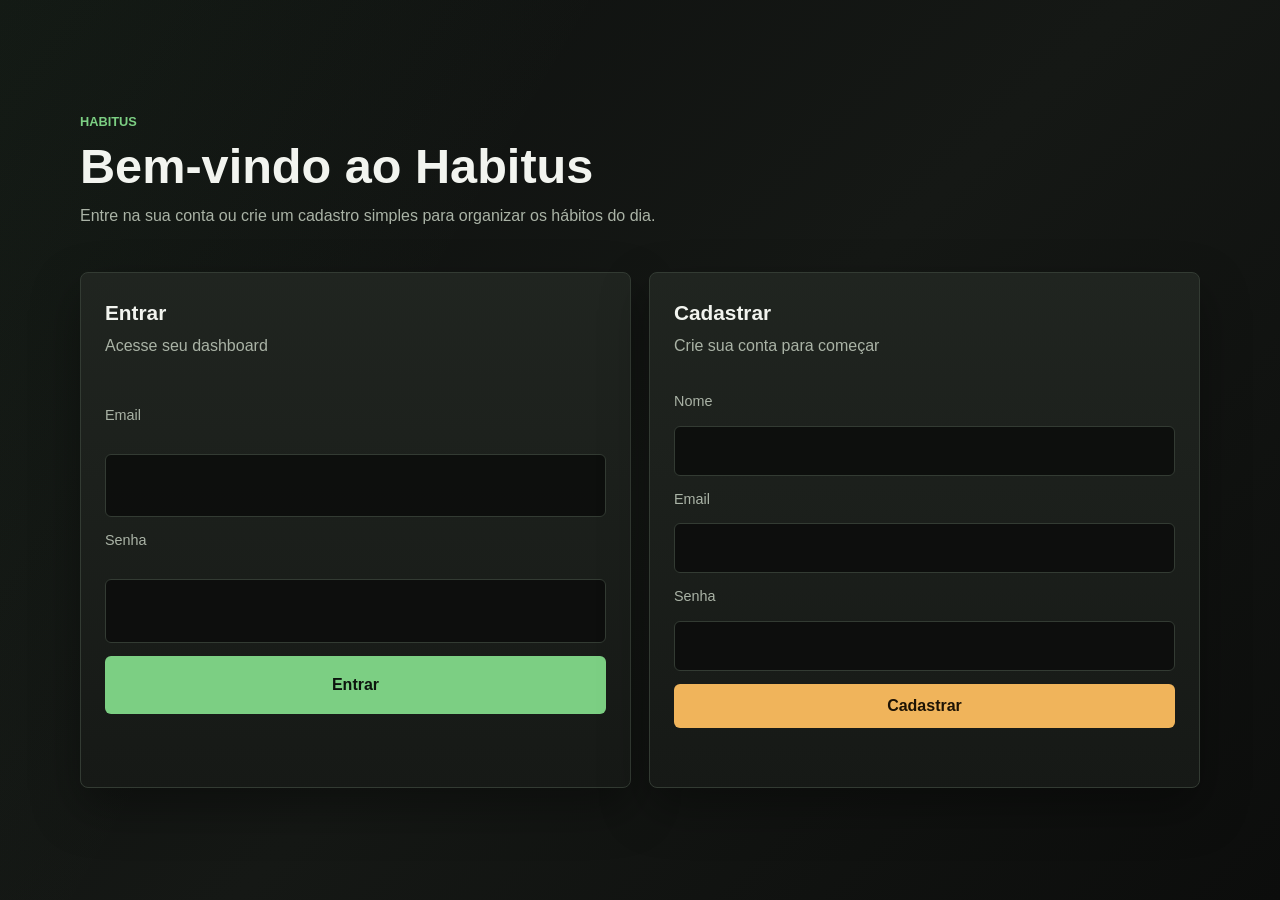
<file: Habitus.Frontend/index.html>
<!DOCTYPE html>
<html lang="pt-BR">
<head>
    <meta charset="UTF-8">
    <meta name="viewport" content="width=device-width, initial-scale=1.0">
    <title>Habitus - Login</title>
    <link rel="stylesheet" href="css/style.css">
</head>
<body class="auth-page">
    <main class="auth-shell">
        <section class="brand-panel">
            <p class="eyebrow">Habitus</p>
            <h1>Bem-vindo ao Habitus</h1>
            <p class="muted">
                Entre na sua conta ou crie um cadastro simples para organizar os hábitos do dia.
            </p>
        </section>

        <section class="auth-grid" aria-label="Acesso ao sistema">
            <form id="loginForm" class="panel form-panel">
                <div class="section-heading">
                    <h2>Entrar</h2>
                    <p>Acesse seu dashboard</p>
                </div>

                <label for="loginEmail">Email</label>
                <input id="loginEmail" name="email" type="email" autocomplete="email" required>

                <label for="loginSenha">Senha</label>
                <input id="loginSenha" name="senha" type="password" autocomplete="current-password" required>

                <button type="submit">Entrar</button>
                <p id="loginMessage" class="message" role="status"></p>
            </form>

            <form id="registerForm" class="panel form-panel">
                <div class="section-heading">
                    <h2>Cadastrar</h2>
                    <p>Crie sua conta para começar</p>
                </div>

                <label for="registerNome">Nome</label>
                <input id="registerNome" name="nome" type="text" autocomplete="name" required>

                <label for="registerEmail">Email</label>
                <input id="registerEmail" name="email" type="email" autocomplete="email" required>

                <label for="registerSenha">Senha</label>
                <input id="registerSenha" name="senha" type="password" autocomplete="new-password" required>

                <button type="submit" class="secondary-button">Cadastrar</button>
                <p id="registerMessage" class="message" role="status"></p>
            </form>
        </section>
    </main>

    <script src="js/api.js"></script>
    <script src="js/login.js"></script>
</body>
</html>
</file>
<file: Habitus.Frontend/css/style.css>
:root {
    color-scheme: dark;
    --bg: #0e100f;
    --surface: #181b19;
    --surface-strong: #20251f;
    --border: #333b33;
    --text: #f2f4ef;
    --muted: #aab3a6;
    --accent: #7ccf83;
    --accent-strong: #5bbf65;
    --info: #8eb8ff;
    --warning: #f0b45b;
    --danger: #ef6a5f;
    --shadow: rgba(0, 0, 0, 0.35);
}

* {
    box-sizing: border-box;
}

body {
    min-height: 100vh;
    margin: 0;
    background:
        linear-gradient(120deg, rgba(124, 207, 131, 0.06), transparent 34%),
        linear-gradient(135deg, #0d0f0e 0%, #151815 52%, #0c0d0c 100%);
    color: var(--text);
    font-family: Arial, Helvetica, sans-serif;
    line-height: 1.5;
}

.auth-page {
    display: grid;
    place-items: center;
    padding: 32px 18px;
}

.auth-shell,
.dashboard-shell,
.topbar {
    width: min(1120px, 100%);
    margin: 0 auto;
}

.auth-shell {
    display: grid;
    gap: 28px;
}

.brand-panel {
    max-width: 720px;
}

.eyebrow {
    margin: 0 0 10px;
    color: var(--accent);
    font-size: 0.8rem;
    font-weight: 700;
    letter-spacing: 0;
    text-transform: uppercase;
}

h1,
h2,
p {
    margin-top: 0;
}

h1 {
    margin-bottom: 12px;
    font-size: clamp(2rem, 3.8vw, 4rem);
    line-height: 1.04;
}

h2 {
    margin-bottom: 6px;
    font-size: 1.3rem;
}

.dashboard-hero h1 {
    margin-bottom: 8px;
    font-size: clamp(2rem, 4vw, 3.4rem);
}

.dashboard-subtitle {
    max-width: 560px;
    margin-bottom: 0;
    color: #c9d0c4;
    font-size: 1.02rem;
}

.muted,
.section-heading p,
.metric-card > span,
.habit-meta {
    color: var(--muted);
}

.auth-grid,
.content-grid,
.metrics-grid {
    display: grid;
    gap: 18px;
}

.auth-grid {
    grid-template-columns: repeat(2, minmax(0, 1fr));
}

.content-grid {
    grid-template-columns: minmax(300px, 370px) minmax(0, 1fr);
    align-items: start;
}

.metrics-grid {
    grid-template-columns: repeat(3, minmax(0, 1fr));
    margin-bottom: 20px;
}

.panel,
.metric-card {
    border: 1px solid var(--border);
    border-radius: 8px;
    background: linear-gradient(180deg, rgba(33, 38, 33, 0.94), rgba(22, 25, 22, 0.96));
    box-shadow: 0 20px 48px var(--shadow);
}

.form-panel {
    display: grid;
    gap: 13px;
    padding: 24px;
}

.habits-panel {
    min-width: 0;
    padding: 24px;
}

.section-heading {
    margin-bottom: 4px;
}

.row-heading,
.topbar,
.habit-actions,
.button-row,
.habit-status-row {
    display: flex;
    align-items: center;
    gap: 12px;
}

.row-heading,
.topbar {
    justify-content: space-between;
}

.topbar {
    padding: 34px 18px 22px;
}

.dashboard-shell {
    padding: 0 18px 42px;
}

label {
    color: var(--muted);
    font-size: 0.9rem;
}

input,
textarea {
    width: 100%;
    border: 1px solid var(--border);
    border-radius: 6px;
    background: rgba(12, 14, 12, 0.92);
    color: var(--text);
    font: inherit;
    padding: 12px 13px;
    outline: none;
    transition: border-color 0.16s ease, box-shadow 0.16s ease, background 0.16s ease;
}

input:focus,
textarea:focus {
    background: #0f120f;
    border-color: var(--accent);
    box-shadow: 0 0 0 3px rgba(124, 207, 131, 0.16);
}

button {
    border: 0;
    border-radius: 6px;
    background: var(--accent);
    color: #0d140e;
    cursor: pointer;
    font: inherit;
    font-weight: 700;
    min-height: 42px;
    padding: 10px 16px;
    transition: transform 0.16s ease, background 0.16s ease, border-color 0.16s ease;
    white-space: nowrap;
}

button:hover {
    background: var(--accent-strong);
    transform: translateY(-1px);
}

button:disabled {
    cursor: wait;
    opacity: 0.7;
    transform: none;
}

.secondary-button {
    background: var(--warning);
    color: #1d1305;
}

.secondary-button:hover {
    background: #d9993d;
}

.ghost-button {
    border: 1px solid var(--border);
    background: transparent;
    color: var(--text);
}

.ghost-button:hover {
    border-color: var(--accent);
    background: rgba(124, 207, 131, 0.08);
}

.danger-button {
    background: transparent;
    border: 1px solid rgba(239, 106, 95, 0.55);
    color: #ffb7b0;
}

.danger-button:hover {
    background: rgba(239, 106, 95, 0.12);
}

.message {
    min-height: 22px;
    margin: 0;
    color: var(--muted);
    font-size: 0.92rem;
}

.message.success {
    color: var(--accent);
}

.message.error {
    color: #ff9d95;
}

.metric-card {
    position: relative;
    display: grid;
    gap: 10px;
    min-height: 132px;
    overflow: hidden;
    padding: 20px;
}

.metric-card::before {
    content: "";
    position: absolute;
    inset: 0 0 auto;
    height: 3px;
    background: linear-gradient(90deg, var(--accent), var(--info));
    opacity: 0.9;
}

.metric-card > span {
    font-size: 0.85rem;
    font-weight: 700;
    text-transform: uppercase;
}

.metric-card strong {
    font-size: 2.25rem;
    line-height: 1;
}

.metric-progress {
    align-self: end;
    height: 8px;
    overflow: hidden;
    border-radius: 999px;
    background: rgba(255, 255, 255, 0.08);
}

.metric-progress span {
    display: block;
    width: 0;
    height: 100%;
    border-radius: inherit;
    background: linear-gradient(90deg, var(--accent), #a8df6f);
    transition: width 0.25s ease;
}

.habits-list {
    display: grid;
    gap: 14px;
}

.habit-card {
    position: relative;
    display: grid;
    gap: 14px;
    border: 1px solid var(--border);
    border-radius: 8px;
    background:
        linear-gradient(90deg, rgba(240, 180, 91, 0.08), transparent 36%),
        var(--surface-strong);
    padding: 18px 18px 16px;
    overflow: hidden;
    transition: border-color 0.16s ease, transform 0.16s ease, background 0.16s ease;
}

.habit-card::before {
    content: "";
    position: absolute;
    inset: 0 auto 0 0;
    width: 4px;
    background: rgba(240, 180, 91, 0.85);
}

.habit-card:hover {
    border-color: #495343;
    transform: translateY(-1px);
}

.habit-card.done {
    border-color: rgba(124, 207, 131, 0.72);
    background:
        linear-gradient(90deg, rgba(124, 207, 131, 0.14), transparent 40%),
        var(--surface-strong);
    box-shadow: 0 18px 40px rgba(27, 86, 34, 0.12);
}

.habit-card.done::before {
    background: var(--accent);
}

.habit-title {
    display: flex;
    align-items: flex-start;
    justify-content: space-between;
    gap: 12px;
}

.habit-title > div {
    min-width: 0;
}

.habit-label {
    display: inline-block;
    margin-bottom: 3px;
    color: var(--muted);
    font-size: 0.72rem;
    font-weight: 700;
    text-transform: uppercase;
}

.habit-title h3 {
    margin: 0;
    font-size: 1.1rem;
    line-height: 1.25;
    overflow-wrap: anywhere;
}

.status-pill {
    align-self: flex-start;
    display: inline-flex;
    align-items: center;
    gap: 7px;
    border-radius: 999px;
    background: rgba(240, 180, 91, 0.14);
    color: #f8d39d;
    font-size: 0.8rem;
    font-weight: 700;
    padding: 6px 10px;
    white-space: nowrap;
}

.status-dot {
    width: 8px;
    height: 8px;
    border-radius: 999px;
    background: var(--warning);
    box-shadow: 0 0 0 3px rgba(240, 180, 91, 0.12);
}

.status-pill.completed {
    background: rgba(124, 207, 131, 0.14);
    color: #b9f2bd;
}

.status-pill.completed .status-dot {
    background: var(--accent);
    box-shadow: 0 0 0 3px rgba(124, 207, 131, 0.14);
}

.habit-description {
    margin-bottom: 0;
    color: #dce1d7;
    overflow-wrap: anywhere;
}

.habit-meta {
    display: inline-flex;
    align-items: center;
    justify-self: flex-start;
    gap: 9px;
    border: 1px solid rgba(255, 255, 255, 0.08);
    border-radius: 999px;
    background: rgba(255, 255, 255, 0.04);
    padding: 7px 10px;
    font-size: 0.86rem;
}

.habit-meta strong {
    color: var(--text);
    font-weight: 700;
}

.habit-actions {
    flex-wrap: wrap;
    justify-content: flex-end;
    margin-top: 0;
}

.habit-actions button,
.button-row button {
    min-height: 38px;
}

.button-row {
    flex-wrap: wrap;
}

.habit-card.done .toggle-button {
    border: 1px solid rgba(124, 207, 131, 0.5);
    background: rgba(124, 207, 131, 0.1);
    color: #dff8e1;
}

.habit-card.done .toggle-button:hover {
    background: rgba(124, 207, 131, 0.18);
}

.empty-state {
    border: 1px dashed var(--border);
    border-radius: 8px;
    color: var(--muted);
    padding: 28px;
    text-align: center;
}

.hidden {
    display: none;
}

@media (max-width: 820px) {
    .auth-grid,
    .content-grid,
    .metrics-grid {
        grid-template-columns: 1fr;
    }

    .topbar {
        align-items: flex-start;
        flex-direction: column;
    }

    .row-heading {
        align-items: flex-start;
        flex-direction: column;
    }

    .dashboard-hero .ghost-button,
    .row-heading .ghost-button {
        width: 100%;
    }
}

@media (max-width: 560px) {
    .form-panel,
    .habits-panel {
        padding: 20px;
    }

    .habit-title {
        flex-direction: column;
    }

    .habit-actions {
        justify-content: stretch;
    }

    .habit-actions button,
    .button-row button {
        flex: 1 1 130px;
    }
}
</file>
